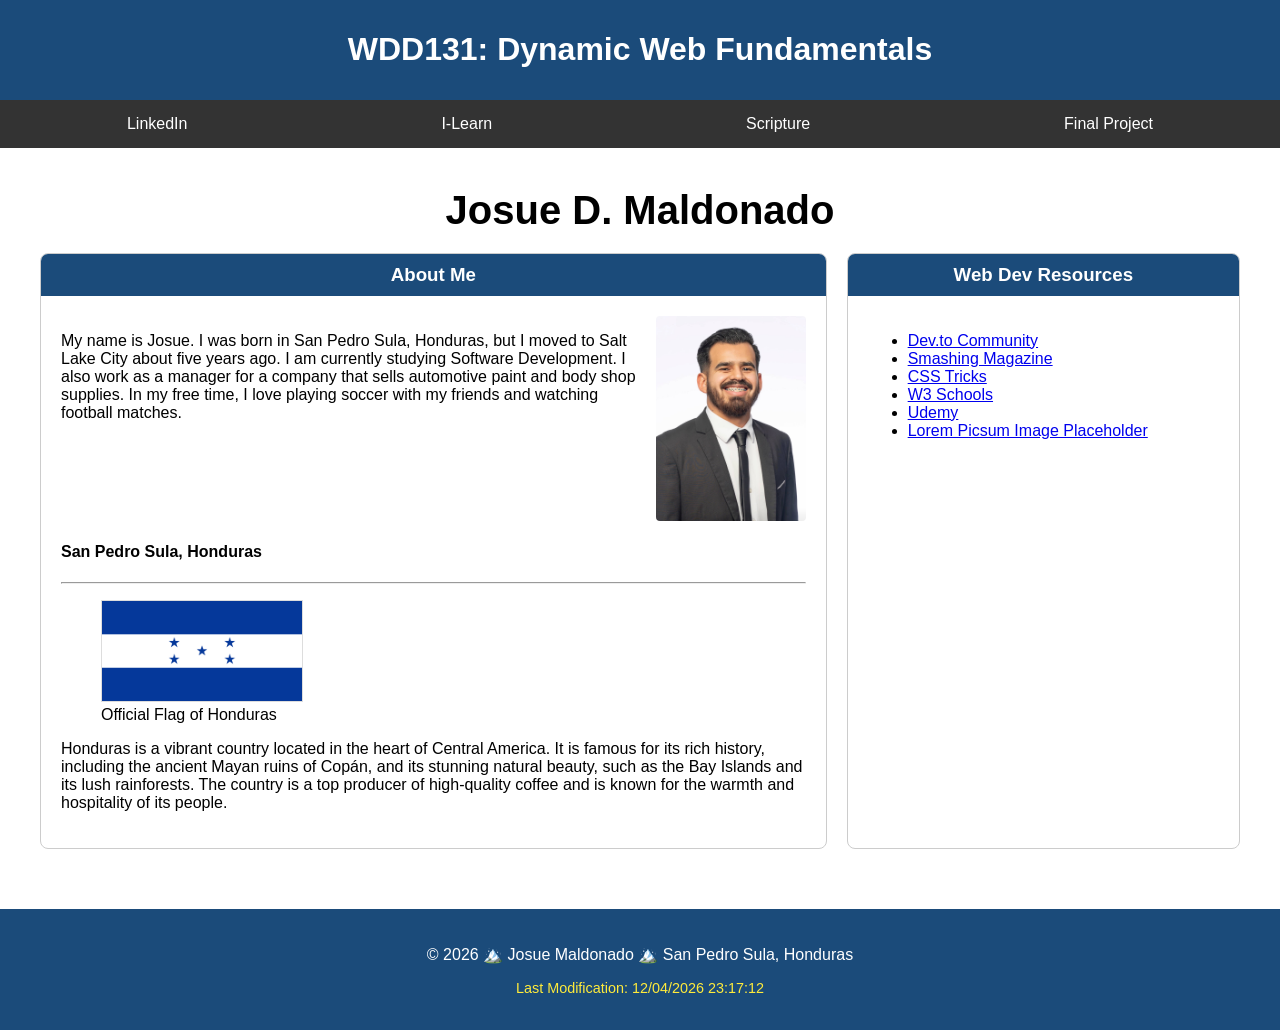
<file: index.html>
<!DOCTYPE html>
<html lang="en">

<head>
    <meta charset="utf-8">
    <meta name="viewport" content="width=device-width, initial-scale=1">
    <title>WDD131: Dynamic Web Fundamentals - Josue D. Maldonado</title>
    <meta name="author" content="Josue Maldonado">
    <meta name="description" content="Josue Maldonado's student portfolio for WDD 131. Information about my profile and my beautiful country, Honduras.">
    <link rel="stylesheet" href="styles/base.css">
    <link rel="preconnect" href="https://fonts.googleapis.com">
    <link rel="preconnect" href="https://fonts.gstatic.com" crossorigin>
    <link href="https://fonts.googleapis.com/css2?family=Roboto&display=swap" rel="stylesheet">
    <script src="scripts/getdates.js" defer></script>
</head>

<body>
   <header>
        <div class="top-header">
            <h1> <span id="course-title">WDD131: Dynamic Web Fundamentals</span></h1>
        </div>
        <nav>
            <ul>
                <li><a href="#">LinkedIn</a></li>
                <li><a href="#">I-Learn</a></li>
                <li><a href="#">Scripture</a></li>
                <li><a href="#">Final Project</a></li>
            </ul>
        </nav>
    </header>
    <main>
        <h2 class="main-title">Josue D. Maldonado</h2>

        <div class="grid-container">
            <section class="card about-card">
                <h3>About Me</h3>
                <div class="card-content">
                    <div class="profile-intro">
                        <p>My name is Josue. I was born in San Pedro Sula, Honduras, but I moved to Salt Lake City about five years ago. I am currently studying Software Development. I also work as a manager for a company that sells automotive paint and body shop supplies. In my free time, I love playing soccer with my friends and watching football matches.</p>
                        <img src="images/profile.jpg" alt="Josue D. Maldonado" class="profile-img">
                    </div>
                    
                    <h4>San Pedro Sula, Honduras</h4>
                    <hr>
                    
                    <div class="country-info">
                        <figure>
                            <img src="images/flag.png" alt="Official Flag of Honduras" class="country-flag">
                            <figcaption>Official Flag of Honduras</figcaption>
                        </figure>
                        <p>Honduras is a vibrant country located in the heart of Central America. It is famous for its rich history, including the ancient Mayan ruins of Copán, and its stunning natural beauty, such as the Bay Islands and its lush rainforests. The country is a top producer of high-quality coffee and is known for the warmth and hospitality of its people.</p>
                    </div>
                </div>
            </section>

            <section class="card resources-card">
                <h3>Web Dev Resources</h3>
                <div class="card-content">
                    <ul>
                        <li><a href="#">Dev.to Community</a></li>
                        <li><a href="#">Smashing Magazine</a></li>
                        <li><a href="#">CSS Tricks</a></li>
                        <li><a href="#">W3 Schools</a></li>
                        <li><a href="#">Udemy</a></li>
                        <li><a href="#">Lorem Picsum Image Placeholder</a></li>
                    </ul>
                </div>
            </section>
        </div>
    </main>
    <footer>
    <p>&copy; <span id="currentyear">2026</span> 🏔️ Josue Maldonado 🏔️ San Pedro Sula, Honduras</p>
    <p id="lastModified">Last Modification: <span id="current-date"></span></p>
    </footer>


</body>
</html>
</file>
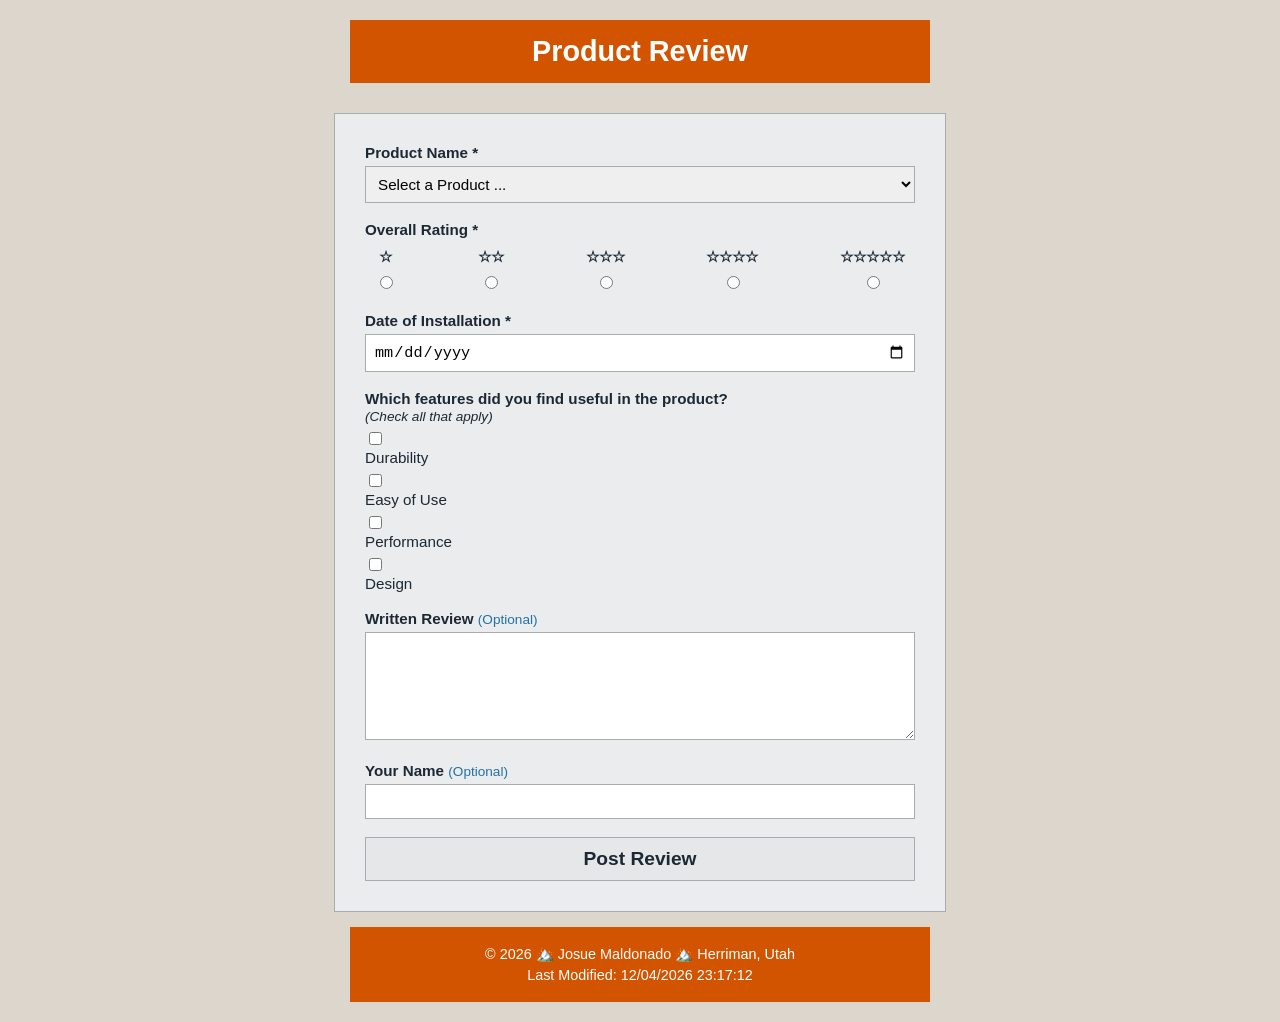
<file: form.html>
<!DOCTYPE html>
<html lang="en">

<head>
    <meta charset="utf-8">
    <meta name="viewport" content="width=device-width, initial-scale=1">
    <title>Product Review Form</title>
    <meta name="author" content="Josue Maldonado">
    <meta name="description" content="Product review form for Wasatch Performance Coatings. Leave your opinion here.">
    <link rel="stylesheet" href="styles/form.css">
    <script src="scripts/form.js" defer></script>
</head>
<body>

    <header>
        <h1>Product Review</h1>
    </header>

    <main>
        <form method="get" action="review.html">
            
            <div class="form-group">
                <label for="product-name">Product Name *</label>
                <select id="product-name" name="productName" required>
                    <option value="" disabled selected>Select a Product ...</option>
                </select>
            </div>

           <div class="form-group">
                <label>Overall Rating *</label>
                <div class="rating-box">
                    <div class="rating-item">
                        <label for="rate-1">☆</label>
                        <input type="radio" id="rate-1" name="rating" value="1" required>
                    </div>
                    <div class="rating-item">
                        <label for="rate-2">☆☆</label>
                        <input type="radio" id="rate-2" name="rating" value="2" required>
                    </div>
                    <div class="rating-item">
                        <label for="rate-3">☆☆☆</label>
                        <input type="radio" id="rate-3" name="rating" value="3" required>
                    </div>
                    <div class="rating-item">
                        <label for="rate-4">☆☆☆☆</label>
                        <input type="radio" id="rate-4" name="rating" value="4" required>
                    </div>
                    <div class="rating-item">
                        <label for="rate-5">☆☆☆☆☆</label>
                        <input type="radio" id="rate-5" name="rating" value="5" required>
                    </div>
                </div>
            </div>

            <div class="form-group">
                <label for="install-date">Date of Installation *</label>
                <input type="date" id="install-date" name="installDate" required>
            </div>

          <div class="form-group">
                <label>Which features did you find useful in the product?</label>
                <span class="sub-label">(Check all that apply)</span>
                <div class="checkbox-list">
                    <div class="check-item">
                        <input type="checkbox" id="feat-durability" name="features" value="durability">
                        <label for="feat-durability">Durability</label>
                    </div>
                    <div class="check-item">
                        <input type="checkbox" id="feat-easy" name="features" value="easy">
                        <label for="feat-easy">Easy of Use</label>
                    </div>
                    <div class="check-item">
                        <input type="checkbox" id="feat-performance" name="features" value="performance">
                        <label for="feat-performance">Performance</label>
                    </div>
                    <div class="check-item">
                        <input type="checkbox" id="feat-design" name="features" value="design">
                        <label for="feat-design">Design</label>
                    </div>
                </div>
            </div>

            <div class="form-group">
                <label for="written-review">Written Review <span class="optional">(Optional)</span></label>
                <textarea id="written-review" name="writtenReview" rows="5"></textarea>
            </div>

            <div class="form-group">
                <label for="user-name">Your Name <span class="optional">(Optional)</span></label>
                <input type="text" id="user-name" name="userName">
            </div>

            <input type="submit" value="Post Review" class="btn">

        </form>
    </main>

  <footer>
    <p>&copy; <span id="currentyear">2026</span> 🏔️ Josue Maldonado 🏔️ Herriman, Utah</p>
    <p>Last Modified: <span id="lastModified"></span></p>
  </footer>

</body>
</html>
</file>
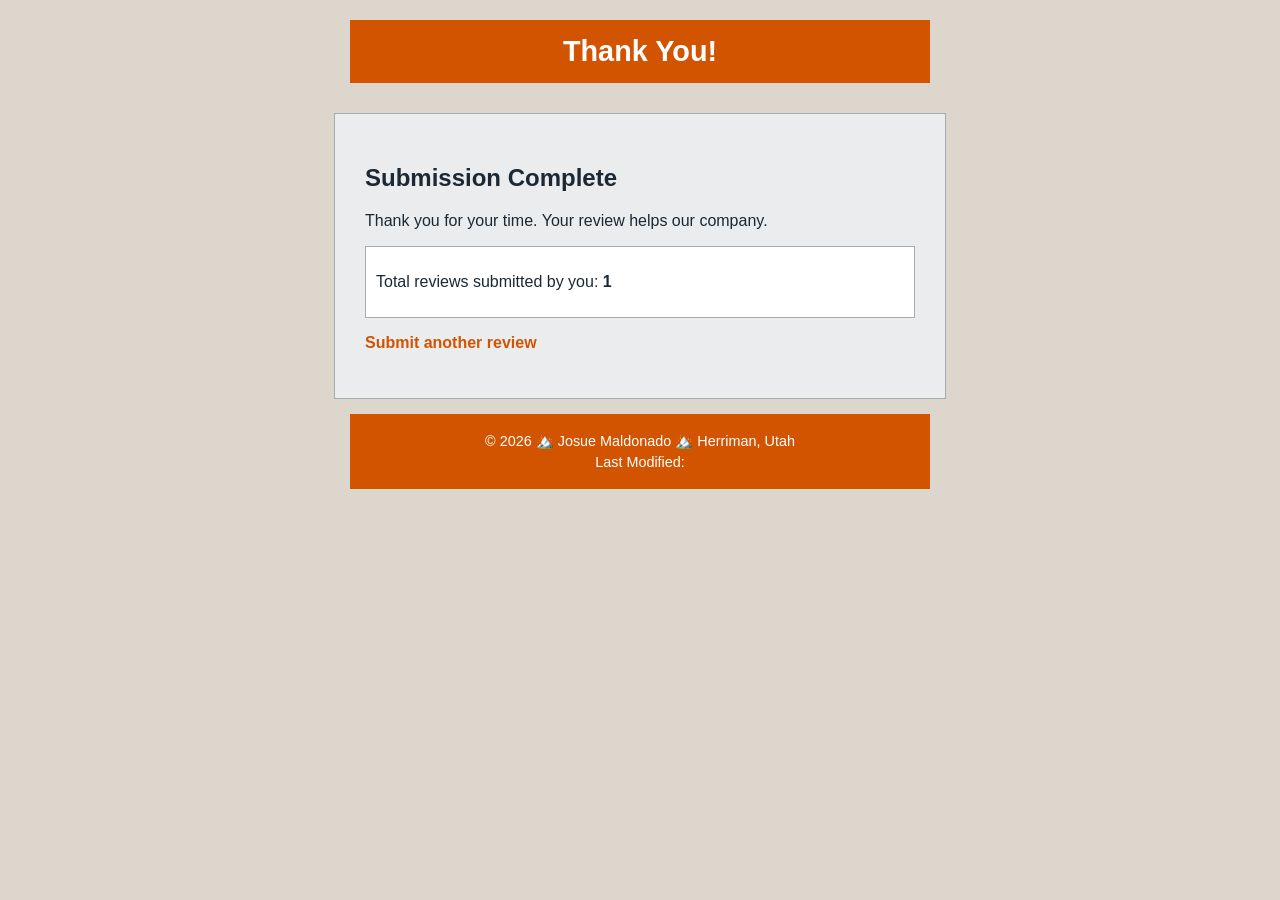
<file: review.html>
<!DOCTYPE html>
<html lang="en">
<head>
    <meta charset="utf-8">
    <meta name="viewport" content="width=device-width, initial-scale=1">
    <title>Review Confirmed</title>
    <meta name="author" content="Josue Maldonado">
    <meta name="description" content="Confirmation page for your product review submission at Wasatch Performance Coatings.">
    <link rel="stylesheet" href="styles/form.css">
</head>
<body>

    <header>
        <h1>Thank You!</h1>
    </header>

    <main>
        <h2>Submission Complete</h2>
        <p>Thank you for your time. Your review helps our company.</p>
        
        <div style="background: white; padding: 10px; border: 1px solid #A6ACAF; margin: 15px 0;">
            <p>Total reviews submitted by you: <strong id="counter">0</strong></p>
        </div>

        <p><a href="form.html" style="color: #D35400; font-weight: bold; text-decoration: none;">Submit another review</a></p>
    </main>

    <footer>
    <p>&copy; <span id="currentyear">2026</span> 🏔️ Josue Maldonado 🏔️ Herriman, Utah</p>
    <p>Last Modified: <span id="lastModified"></span></p>
  </footer>

    <script>
        document.addEventListener("DOMContentLoaded", function() {
            
            let count = localStorage.getItem("reviewsCount");
            
            if (count === null) {
                count = 0;
            } else {
                count = parseInt(count);
            }

            count = count + 1;
            localStorage.setItem("reviewsCount", count);
            document.getElementById("counter").textContent = count;

            
            document.getElementById("reviewModified").textContent = document.lastModified;
        });
    </script>
</body>
</html>
</file>
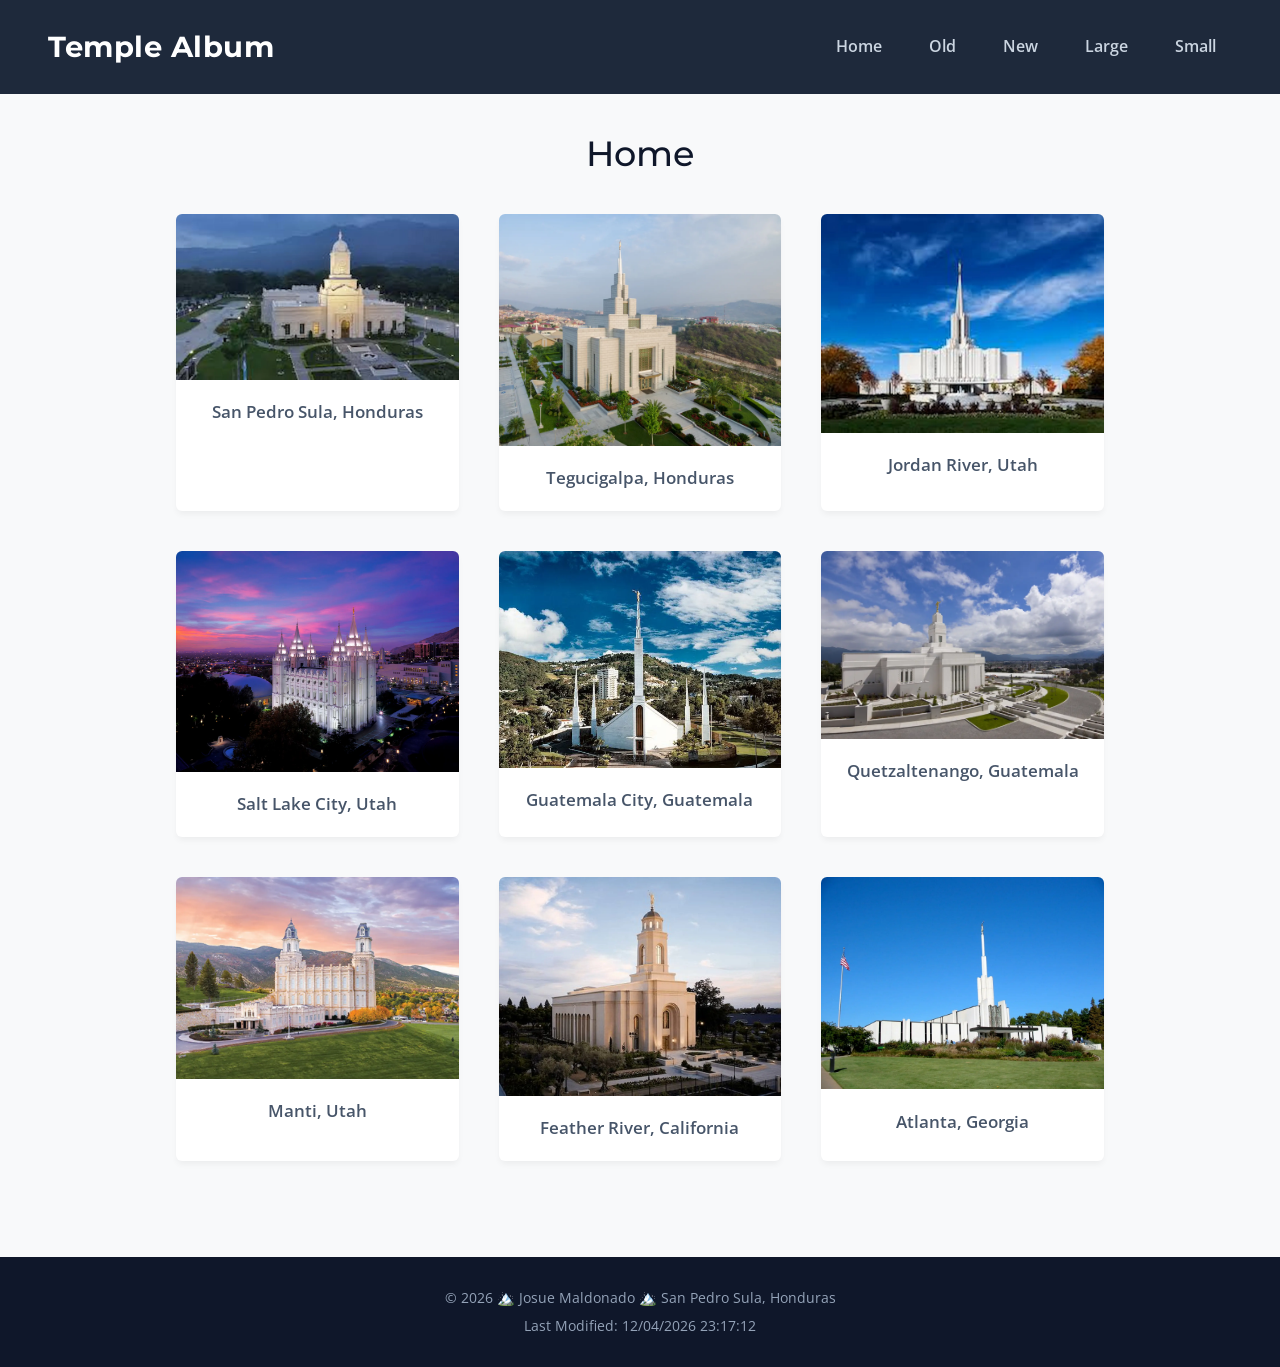
<file: temples.html>
<!DOCTYPE html>
<html lang="en">

  
<head>
    <meta charset="utf-8">
    <meta name="viewport" content="width=device-width, initial-scale=1">
    <title>Temples Album</title>
    <meta name="author" content="Josue Maldonado">
    <meta name="description" content="Explore LDS temples from diverse cities and countries worldwide. Learn about their unique architecture, sacred purpose, and global presence.">
    <link rel="preconnect" href="https://fonts.googleapis.com">
    <link rel="preconnect" href="https://fonts.gstatic.com" crossorigin>
    <link href="https://fonts.googleapis.com/css2?family=Montserrat:wght@500;700&family=Open+Sans:wght@400;600&display=swap" rel="stylesheet">
    <link rel="stylesheet" href="styles/temples.css">
    <link rel="stylesheet" href="styles/temples-large.css" media="(min-width: 768px)"> 
    <script src="scripts/temples.js" defer></script>
</head>

<body>

    <header class="navbar">
        <div class="logo">Temple Album</div>
        <button id="menu-toggle" aria-label="Toggle navigation menu">&#9776;</button>
        <nav class="nav-links">
            <a href="#">Home</a>
            <a href="#">Old</a>
            <a href="#">New</a>
            <a href="#">Large</a>
            <a href="#">Small</a>
        </nav>
    </header>

    <main>
        <h1 class="page-title">Home</h1>

        <div class="temple-grid">
            
            <figure class="temple-card">
                <img src="images/san-pedro-sula.webp" alt="San Pedro Sula, Honduras Temple">
                <figcaption>San Pedro Sula, Honduras</figcaption>
            </figure>

            <figure class="temple-card">
                <img src="images/tegucigalpa.webp" alt="Tegucigalpa, Honduras Temple">
                <figcaption>Tegucigalpa, Honduras</figcaption>
            </figure>

            <figure class="temple-card">
                <img src="images/jordan-river.webp" alt="Jordan River, Utah Temple">
                <figcaption>Jordan River, Utah</figcaption>
            </figure>

            <figure class="temple-card">
                <img src="images/salt-lake-city.webp" alt="Salt Lake City, Utah Temple">
                <figcaption>Salt Lake City, Utah</figcaption>
            </figure>

            <figure class="temple-card">
                <img src="images/guatemala-city.webp" alt="Guatemala City, Guatemala Temple">
                <figcaption>Guatemala City, Guatemala</figcaption>
            </figure>

            <figure class="temple-card">
                <img src="images/quetzaltenango.webp" alt="Quetzaltenango, Guatemala Temple">
                <figcaption>Quetzaltenango, Guatemala</figcaption>
            </figure>

            <figure class="temple-card">
                <img src="images/manti.webp" alt="Manti, Utah Temple">
                <figcaption>Manti, Utah</figcaption>
            </figure>

            <figure class="temple-card">
                <img src="images/feather-river.webp" alt="Feather River, California Temple">
                <figcaption>Feather River, California</figcaption>
            </figure>

            <figure class="temple-card">
                <img src="images/atlanta.webp" alt="Atlanta, Georgia Temple">
                <figcaption>Atlanta, Georgia</figcaption>
            </figure>

        </div>
    </main>

    <footer>
    <p>&copy; <span id="currentyear">2026</span> 🏔️ Josue Maldonado 🏔️ San Pedro Sula, Honduras</p>
    <p>Last Modified: <span id="last-modified"></span></p>
    </footer>

</body>
</html>
</file>
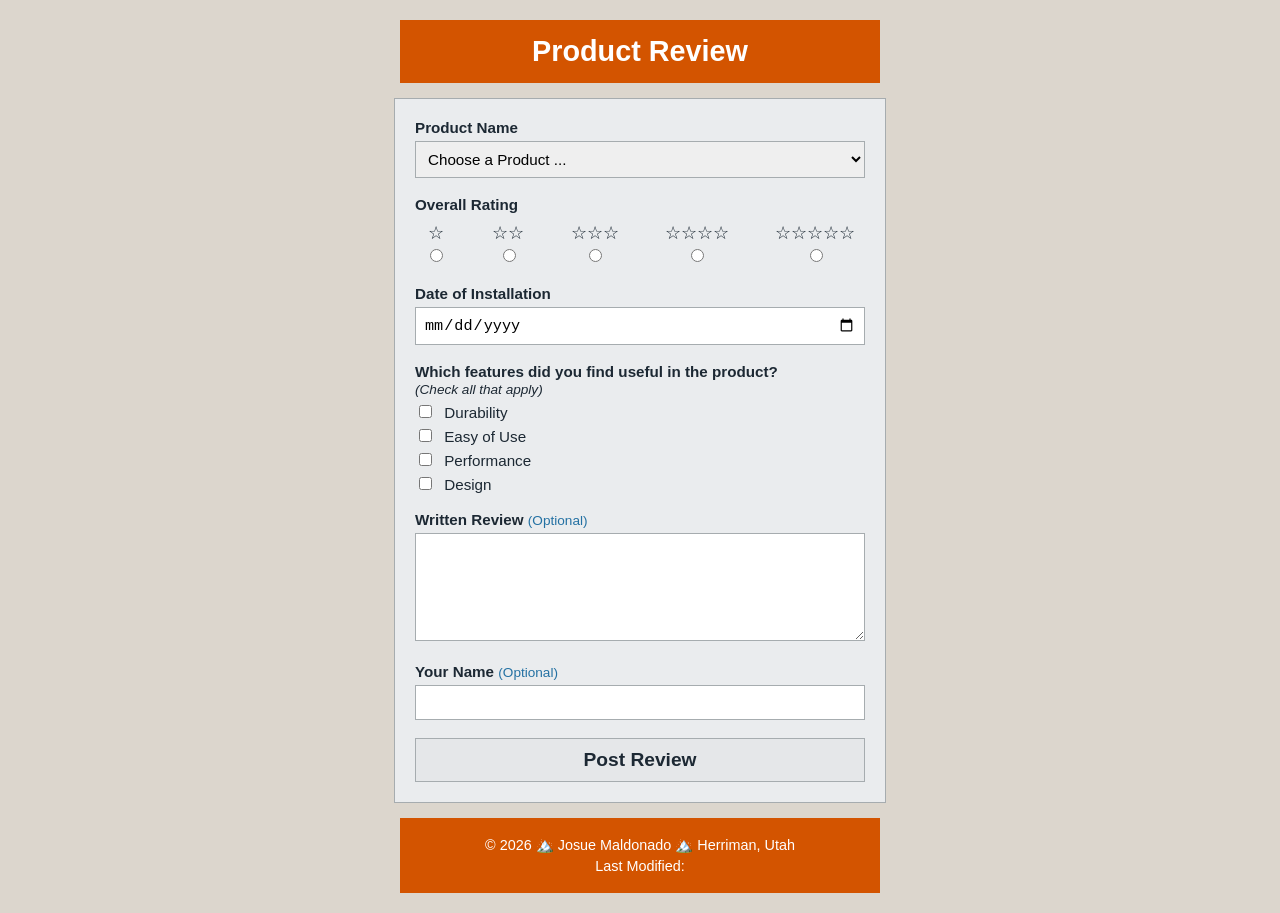
<file: Project-W05/form.html>
<!DOCTYPE html>
<html lang="en">

<head>
    <meta charset="utf-8">
    <meta name="viewport" content="width=device-width, initial-scale=1">
    <title>Product Review Form</title>
    <meta name="author" content="Josue Maldonado">
    <meta name="description" content="A simple review form for class project.">
    <link rel="stylesheet" href="form.css">
    <script src="form.js" defer></script>
</head>
<body>

    <header>
        <h1>Product Review</h1>
    </header>

    <main>
        <form method="get" action="review.html">
            
            <div class="form-group">
                <label for="product-name">Product Name</label>
                <select id="product-name" name="productName" required>
                    <option value="" disabled selected>Choose a Product ...</option>
                </select>
            </div>

            <div class="form-group">
                <label>Overall Rating</label>
                <div class="rating-box">
                    <div class="rating-item">
                        <span>☆</span>
                        <input type="radio" name="rating" value="1" required>
                    </div>
                    <div class="rating-item">
                        <span>☆☆</span>
                        <input type="radio" name="rating" value="2" required>
                    </div>
                    <div class="rating-item">
                        <span>☆☆☆</span>
                        <input type="radio" name="rating" value="3" required>
                    </div>
                    <div class="rating-item">
                        <span>☆☆☆☆</span>
                        <input type="radio" name="rating" value="4" required>
                    </div>
                    <div class="rating-item">
                        <span>☆☆☆☆☆</span>
                        <input type="radio" name="rating" value="5" required>
                    </div>
                </div>
            </div>

            <div class="form-group">
                <label for="install-date">Date of Installation</label>
                <input type="date" id="install-date" name="installDate" required>
            </div>

            <div class="form-group">
                <label>Which features did you find useful in the product?</label>
                <span class="sub-label">(Check all that apply)</span>
                <div class="checkbox-list">
                    <label><input type="checkbox" name="features" value="durability"> Durability</label>
                    <label><input type="checkbox" name="features" value="easy"> Easy of Use</label>
                    <label><input type="checkbox" name="features" value="performance"> Performance</label>
                    <label><input type="checkbox" name="features" value="design"> Design</label>
                </div>
            </div>

            <div class="form-group">
                <label for="written-review">Written Review <span class="optional">(Optional)</span></label>
                <textarea id="written-review" name="writtenReview" rows="5"></textarea>
            </div>

            <div class="form-group">
                <label for="user-name">Your Name <span class="optional">(Optional)</span></label>
                <input type="text" id="user-name" name="userName">
            </div>

            <input type="submit" value="Post Review" class="btn">

        </form>
    </main>

  <footer>
    <p>&copy; <span id="currentyear">2026</span> 🏔️ Josue Maldonado 🏔️ Herriman, Utah</p>
    <p>Last Modified: <span id="last-modified"></span></p>
  </footer>

</body>
</html>
</file>
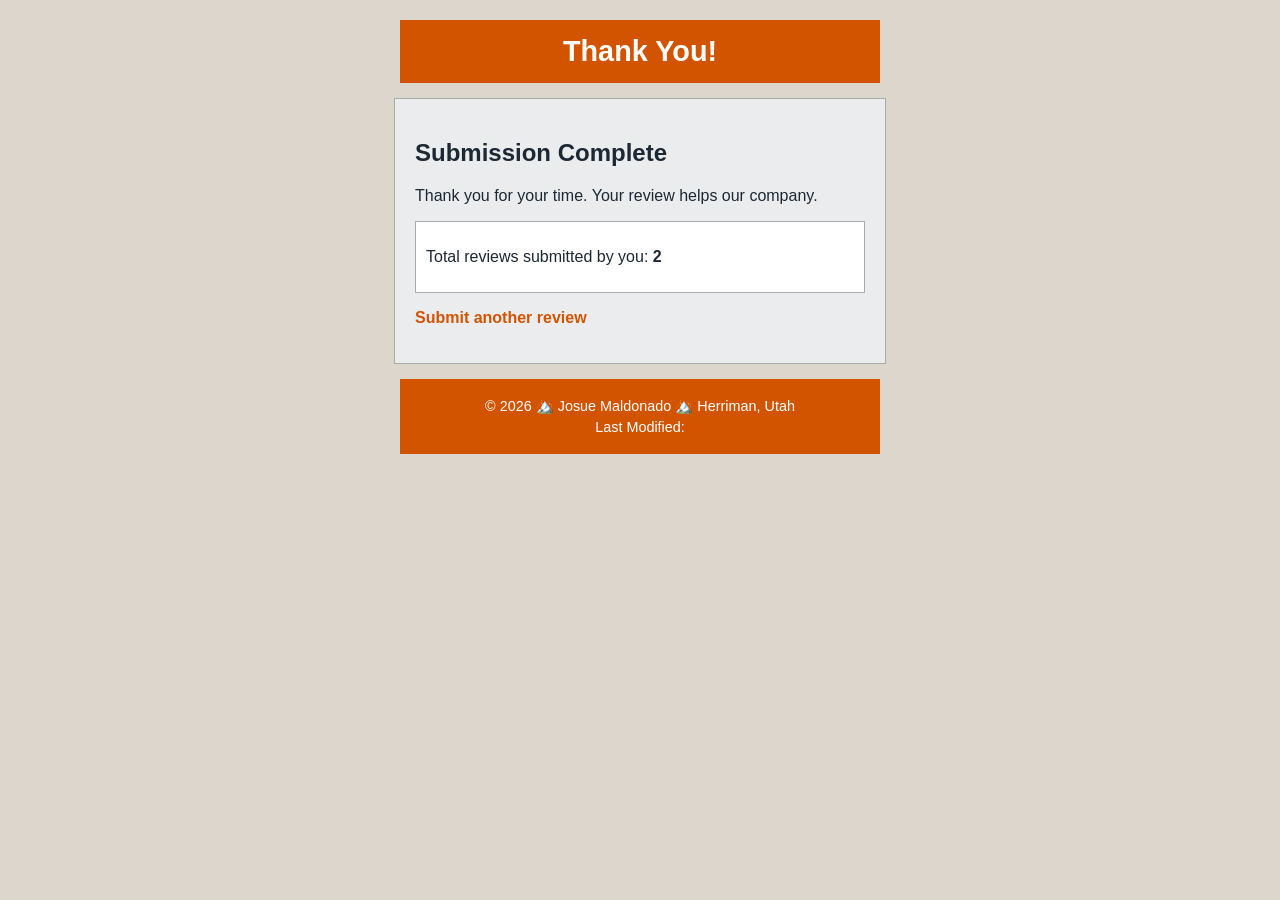
<file: Project-W05/review.html>
<!DOCTYPE html>
<html lang="en">
<head>
    <meta charset="utf-8">
    <meta name="viewport" content="width=device-width, initial-scale=1">
    <title>Review Confirmed</title>
    <meta name="author" content="Josue Maldonado">
    <meta name="description" content="Confirmation page for the review.">
    <link rel="stylesheet" href="form.css">
</head>
<body>

    <header>
        <h1>Thank You!</h1>
    </header>

    <main>
        <h2>Submission Complete</h2>
        <p>Thank you for your time. Your review helps our company.</p>
        
        <div style="background: white; padding: 10px; border: 1px solid #A6ACAF; margin: 15px 0;">
            <p>Total reviews submitted by you: <strong id="counter">0</strong></p>
        </div>

        <p><a href="form.html" style="color: #D35400; font-weight: bold; text-decoration: none;">Submit another review</a></p>
    </main>

    <footer>
    <p>&copy; <span id="currentyear">2026</span> 🏔️ Josue Maldonado 🏔️ Herriman, Utah</p>
    <p>Last Modified: <span id="last-modified"></span></p>
  </footer>

    <script>
        document.addEventListener("DOMContentLoaded", function() {
            
            let count = localStorage.getItem("reviewsCount");
            
            if (count === null) {
                count = 0;
            } else {
                count = parseInt(count);
            }

            count = count + 1;
            localStorage.setItem("reviewsCount", count);
            document.getElementById("counter").textContent = count;

            
            document.getElementById("reviewModified").textContent = document.lastModified;
        });
    </script>
</body>
</html>
</file>
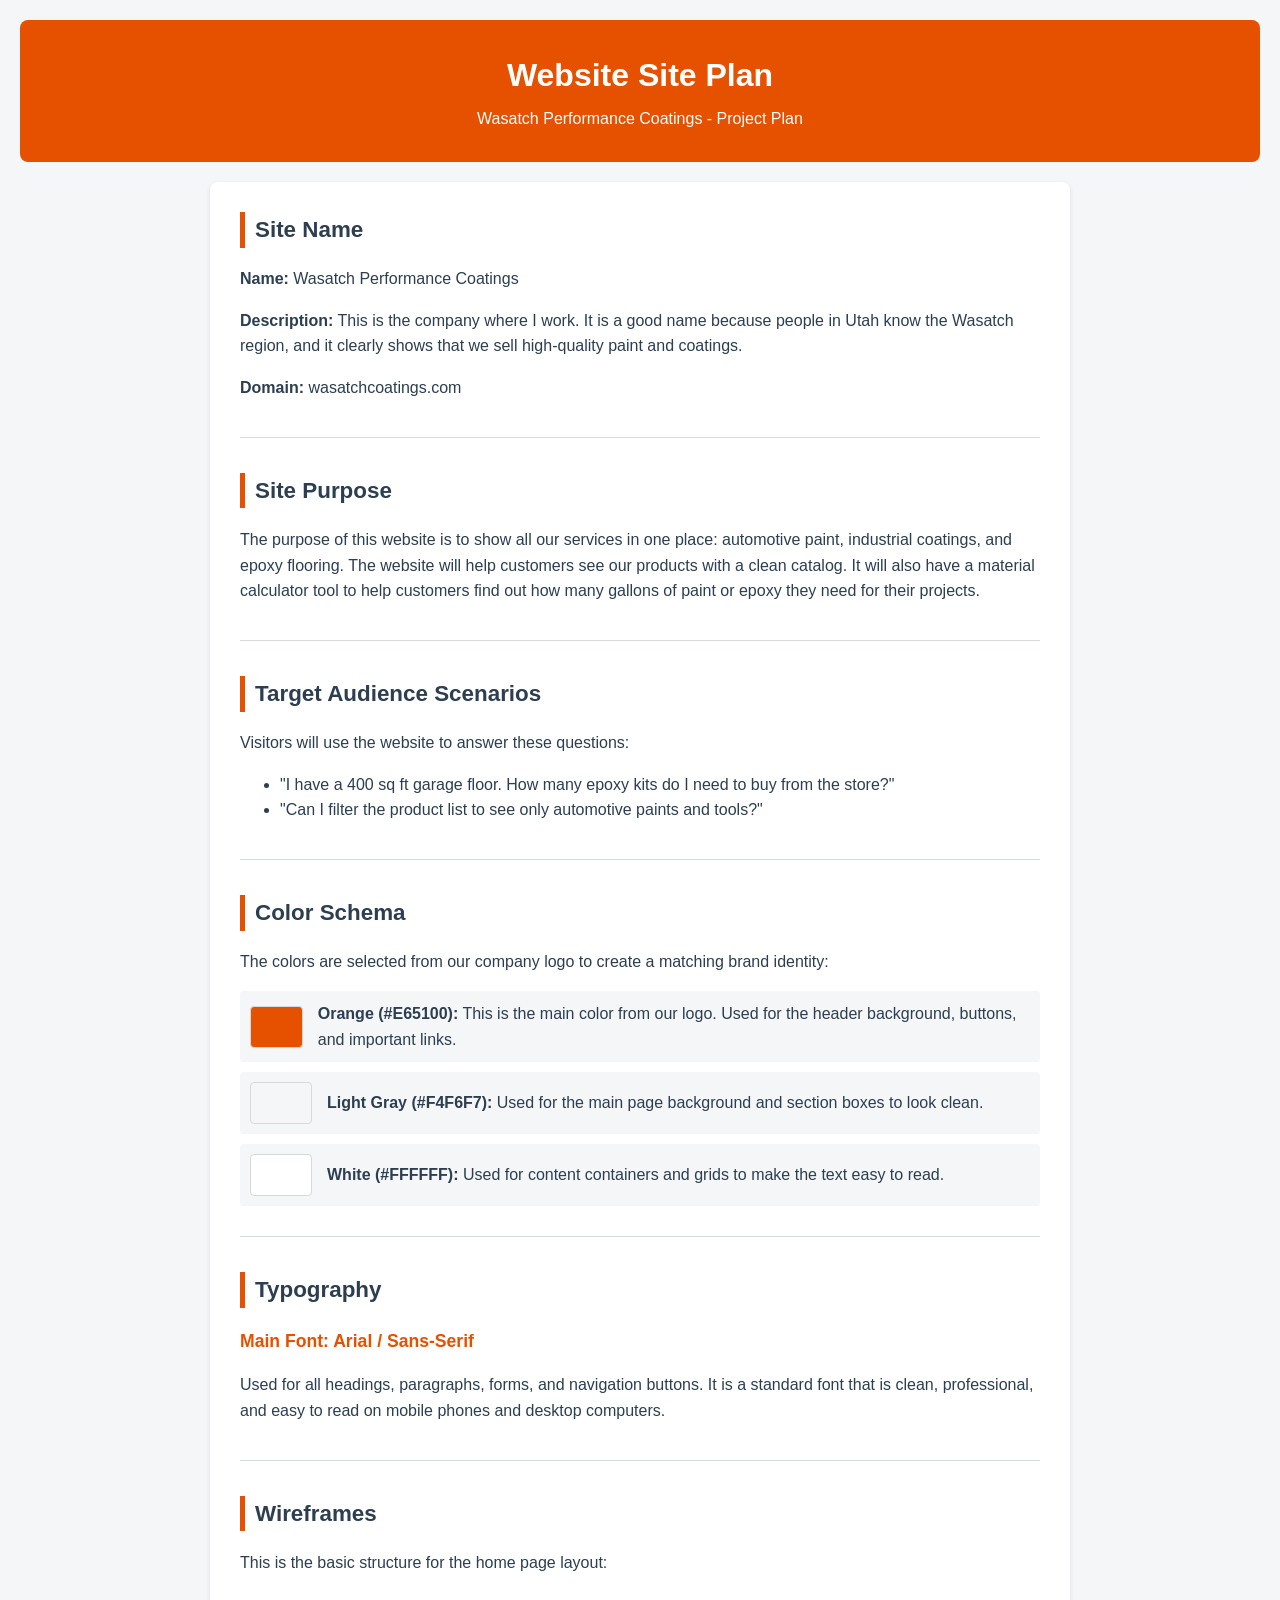
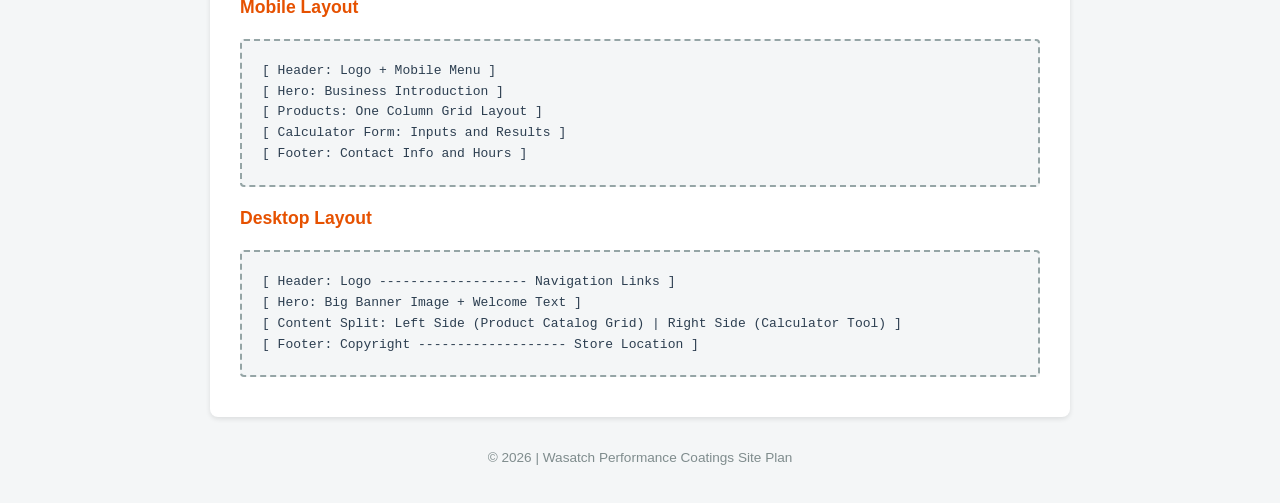
<file: project/siteplan.html>
<!DOCTYPE html>
<html lang="en">
<head>
    <meta charset="UTF-8">
    <meta name="viewport" content="width=device-width, initial-scale=1.0">
    <title>Site Plan - Wasatch Performance Coatings</title>
    <meta name="author" content="Josue Maldonado">
    <meta name="description" content="Planning document for Wasatch Performance Coatings website project.">
    <link rel="stylesheet" href="styles-siteplan.css">
</head>
<body>

    <header>
        <h1>Website Site Plan</h1>
        <p>Wasatch Performance Coatings - Project Plan</p>
    </header>

    <main>
        <section id="name-section">
            <h2>Site Name</h2>
            <p><strong>Name:</strong> Wasatch Performance Coatings</p>
            <p><strong>Description:</strong> This is the company where I work. It is a good name because people in Utah know the Wasatch region, and it clearly shows that we sell high-quality paint and coatings.</p>
            <p><strong>Domain:</strong> wasatchcoatings.com</p>
        </section>

        <section id="purpose-section">
            <h2>Site Purpose</h2>
            <p>The purpose of this website is to show all our services in one place: automotive paint, industrial coatings, and epoxy flooring. The website will help customers see our products with a clean catalog. It will also have a material calculator tool to help customers find out how many gallons of paint or epoxy they need for their projects.</p>
        </section>

        <section id="scenarios-section">
            <h2>Target Audience Scenarios</h2>
            <p>Visitors will use the website to answer these questions:</p>
            <ul>
                <li>"I have a 400 sq ft garage floor. How many epoxy kits do I need to buy from the store?"</li>
                <li>"Can I filter the product list to see only automotive paints and tools?"</li>
            </ul>
        </section>

        <section id="colors-section">
            <h2>Color Schema</h2>
            <p>The colors are selected from our company logo to create a matching brand identity:</p>
            
            <div class="color-box">
                <div class="color-sample" style="background-color: #E65100;"></div>
                <div><strong>Orange (#E65100):</strong> This is the main color from our logo. Used for the header background, buttons, and important links.</div>
            </div>
            
            <div class="color-box">
                <div class="color-sample" style="background-color: #F4F6F7;"></div>
                <div><strong>Light Gray (#F4F6F7):</strong> Used for the main page background and section boxes to look clean.</div>
            </div>
            
            <div class="color-box">
                <div class="color-sample" style="background-color: #FFFFFF;"></div>
                <div><strong>White (#FFFFFF):</strong> Used for content containers and grids to make the text easy to read.</div>
            </div>
        </section>

        <section id="fonts-section">
            <h2>Typography</h2>
            <h3>Main Font: Arial / Sans-Serif</h3>
            <p>Used for all headings, paragraphs, forms, and navigation buttons. It is a standard font that is clean, professional, and easy to read on mobile phones and desktop computers.</p>
        </section>

        <section id="wireframes-section">
            <h2>Wireframes</h2>
            <p>This is the basic structure for the home page layout:</p>
            
            <h3>Mobile Layout</h3>
            <div class="wireframe-box">
                [ Header: Logo + Mobile Menu ]<br>
                [ Hero: Business Introduction ]<br>
                [ Products: One Column Grid Layout ]<br>
                [ Calculator Form: Inputs and Results ]<br>
                [ Footer: Contact Info and Hours ]
            </div>

            <h3>Desktop Layout</h3>
            <div class="wireframe-box">
                [ Header: Logo ------------------- Navigation Links ]<br>
                [ Hero: Big Banner Image + Welcome Text ]<br>
                [ Content Split: Left Side (Product Catalog Grid) | Right Side (Calculator Tool) ]<br>
                [ Footer: Copyright ------------------- Store Location ]
            </div>
        </section>
    </main>

    <footer>
        <p>&copy; 2026 | Wasatch Performance Coatings Site Plan</p>
    </footer>

</body>
</html>
</file>
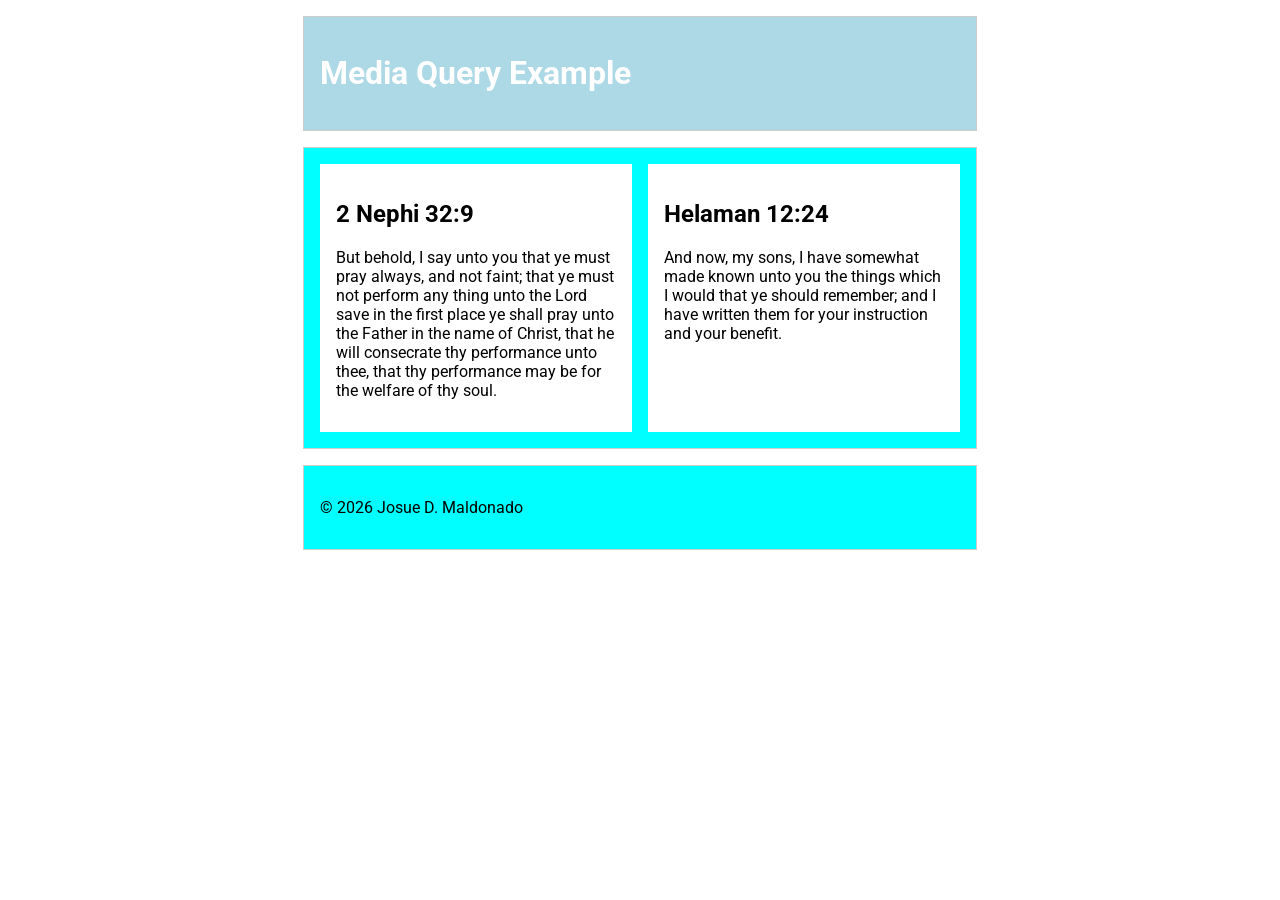
<file: week02/media-query.html>
<!DOCTYPE html>
<html lang="en">
<head>
    <meta charset="utf-8">
    <meta name="viewport" content="width=device-width, initial-scale=1">
    <title>WDD131 - Media Query Example</title>
    <meta name="author" content="Josue Maldonado">
    <meta name="description" content="Media query learning example for WDD131.">
    <link rel="preconnect" href="https://fonts.googleapis.com">
    <link rel="preconnect" href="https://fonts.gstatic.com" crossorigin>
    <link href="https://fonts.googleapis.com/css2?family=Roboto&display=swap" rel="stylesheet">
    <link rel="stylesheet" href="styles.css/media-query.css">
    <link rel="stylesheet" href="styles.css/media-query-large.css">

</head>

<header>
    <h1>Media Query Example</h1>
</header>
<main>
    <section>
        <h2>2 Nephi 32:9</h2>
        <p>But behold, I say unto you that ye must pray always, and not faint; that ye must not perform any thing unto the Lord save in the first place ye shall pray unto the Father in the name of Christ, that he will consecrate thy performance unto thee, that thy performance may be for the welfare of thy soul.</p>
    </section>
    <section>
        <h2>Helaman 12:24</h2>
        <p>And now, my sons, I have somewhat made known unto you the things which I would that ye should remember; and I have written them for your instruction and your benefit.</p>
    </section>
</main>
<footer>
    <p>&copy; 2026 Josue D. Maldonado</p>
</footer>
</file>
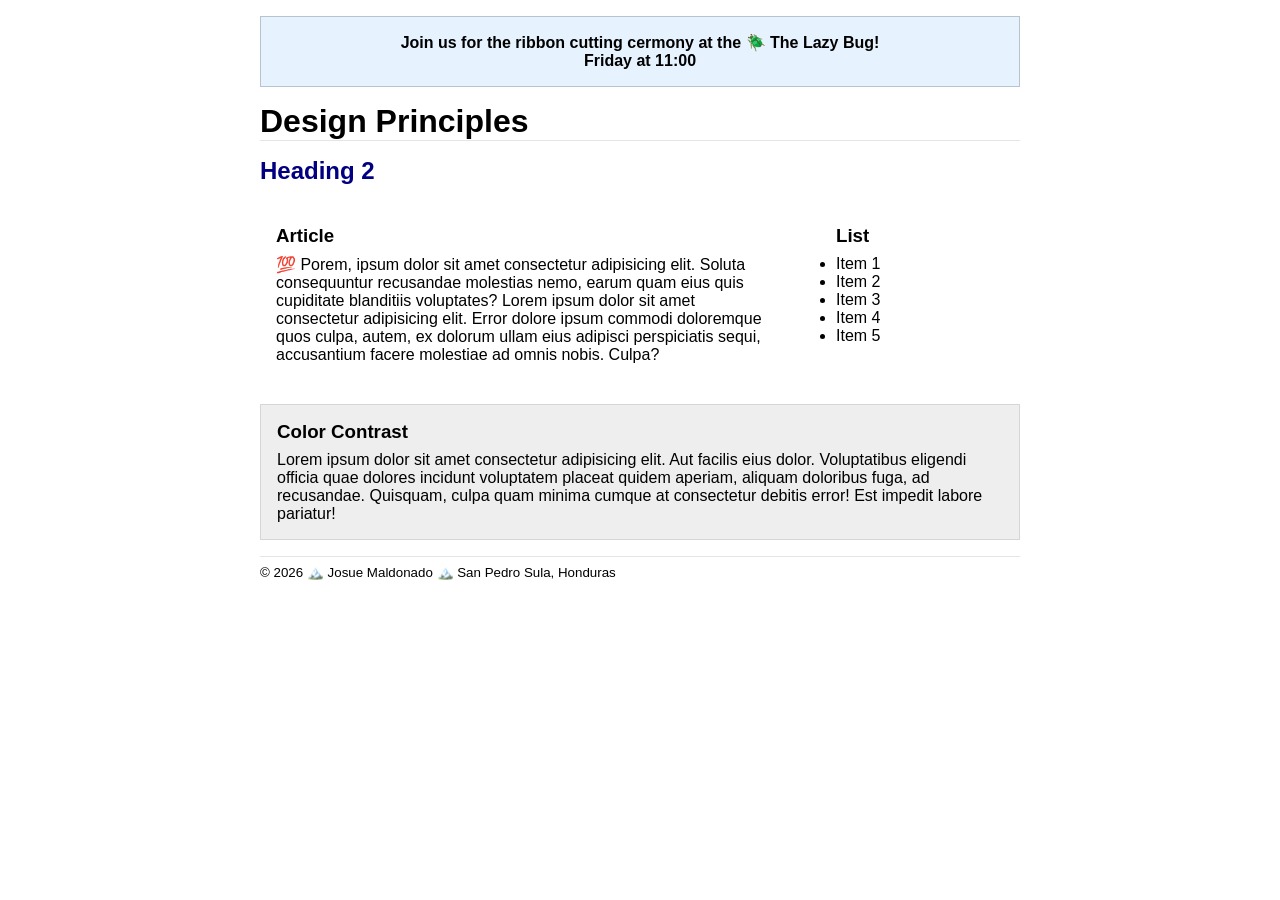
<file: week03/design.html>
<!DOCTYPE html> 
<html lang="en">
<head>
    <meta charset="utf-8">
    <meta name="viewport" content="width=device-width, initial-scale=1">
    <title>Design Principles</title>
    <meta name="author" content="Josue Maldonado">
    <meta name="description" content="Learn about the fundamental design principles that guide effective visual communication and user experience. Explore concepts such as balance, contrast, alignment, repetition, proximity, and whitespace to create visually appealing and functional designs.">
    <link rel="preconnect" href="https://fonts.googleapis.com">
    <link rel="preconnect" href="https://fonts.gstatic.com" crossorigin>
    <link href="https://fonts.googleapis.com/css2?family=Montserrat:wght@500;700&family=Open+Sans:wght@400;600&display=swap" rel="stylesheet">
    <link rel="stylesheet" href="styles/design.css">
</head>
<body>
    <header>
	<div class="banner">Join us for the ribbon cutting cermony at the 🪲 The Lazy Bug!<br>Friday at 11:00</div>
	<h1>Design Principles</h1>
</header>
<main>
	<h2>Heading 2</h2>
	<section>
		<h3>Article</h3>
		<article>
			<p>💯 Porem, ipsum dolor sit amet consectetur adipisicing elit. Soluta consequuntur recusandae molestias nemo, earum quam eius quis cupiditate blanditiis voluptates? Lorem ipsum dolor sit amet consectetur adipisicing elit. Error dolore ipsum commodi doloremque quos culpa, autem, ex dolorum ullam eius adipisci perspiciatis sequi, accusantium facere molestiae ad omnis nobis. Culpa?</p>
		</article>
	</section>
	<section>
		<h3>List</h3>
		<ul>
			<li>Item 1</li>
			<li>Item 2</li>
			<li>Item 3</li>
			<li>Item 4</li>
			<li>Item 5</li>
		</ul>
	</section>
	<div class="callout">
		<h3>Color Contrast</h3>
		<p>Lorem ipsum dolor sit amet consectetur adipisicing elit. Aut facilis eius dolor. Voluptatibus eligendi officia quae dolores incidunt voluptatem placeat quidem aperiam, aliquam doloribus fuga, ad recusandae. Quisquam, culpa quam minima cumque at consectetur debitis error! Est impedit labore pariatur!</p>
	</div>
</main>
<footer>
	<p>&copy; <span id="currentyear">2026</span> 🏔️ Josue Maldonado 🏔️ San Pedro Sula, Honduras</p>
</footer>

</body>
</html>
</file>
<file: styles/base.css>
:root {
    --primary-color: #1b4b7a; 
    --text-color: #333;
    --bg-color: #f4f4f4;
}

body {
    font-family: 'Segoe UI', Tahoma, Geneva, Verdana, sans-serif;
    margin: 0;
    background-color: white;
}

header {
    background-color: var(--primary-color);
    color: white;
    text-align: center;
}


main {
    max-width: 1200px;
    margin: 0 auto;
    padding: 20px;
    display: block;
}

.top-header { padding: 10px; }

nav { background-color: #333; }

nav ul {
    list-style: none;
    padding: 0;
    margin: 0;
    display: flex;
    justify-content: space-around;
}

nav a {
    color: white;
    text-decoration: none;
    padding: 15px;
    display: block;
    transition: 0.3s;
}


nav a:hover {
    background-color: var(--primary-color);
    color: #ffeb3b;
}

.main-title {
    text-align: center;
    font-size: 2.5rem;
    margin: 20px 0;
}

.grid-container {
    display: grid;
    grid-template-columns: 2fr 1fr; 
    gap: 20px;
    
}

.card {
    border: 1px solid #ccc;
    border-radius: 8px;
    overflow: hidden;
}

.card h3 {
    background-color: var(--primary-color);
    color: white;
    margin: 0;
    padding: 10px;
    text-align: center;
}

.card-content { padding: 20px; }

.profile-intro {
    display: flex;
    gap: 20px;
}

.profile-img {
    width: 150px;
    height: auto;
    border-radius: 4px;
}

.country-flag {
    width: 200px;
    border: 1px solid #ddd;
}

footer {
    background-color: var(--primary-color);
    color: white;
    text-align: center;
    padding: 20px;
    margin-top: 40px;
}

#lastModified {
    color: #ffeb3b;
    font-size: 0.9rem;
}
</file>
<file: styles/form.css>
:root {
    --soft-orange: #D35400; 
    --gray-bg: #DCD6CD;     
    --light-gray: #EAECEE;  
    --text-color: #1C2833;
    --white: #FFFFFF;
    --border: #A6ACAF;
}

body {
    font-family: Arial, sans-serif;
    color: var(--text-color);
    background-color: var(--gray-bg);
    margin: 0;
    padding: 20px;
}

header {
    background-color: var(--soft-orange);
    color: var(--white);
    padding: 15px;
    text-align: center;
    max-width: 450px;
    margin: 0 auto 15px auto;
}

header h1 {
    margin: 0;
    font-size: 1.8rem;
}

main {
    max-width: 450px;
    margin: 0 auto;
    background: var(--light-gray);
    padding: 20px;
    border: 1px solid var(--border);
}

.form-group {
    margin-bottom: 18px;
}

label {
    display: block;
    font-weight: bold;
    font-size: 0.95rem;
    margin-bottom: 5px;
}

.sub-label {
    display: block;
    font-style: italic;
    font-size: 0.85rem;
    margin-top: -3px;
    margin-bottom: 5px;
}

.optional {
    color: #2471A3;
    font-size: 0.85rem;
    font-weight: normal;
}

input[type="text"],
input[type="date"],
select,
textarea {
    width: 100%;
    padding: 8px;
    border: 1px solid var(--border);
    box-sizing: border-box;
    font-size: 0.95rem;
}


.rating-box {
    display: flex;
    justify-content: space-between;
    padding: 5px 10px;
}

.rating-item {
    display: flex;
    flex-direction: column;
    align-items: center;
    font-size: 1.1rem;
}

.rating-item input {
    margin-top: 5px;
}

.checkbox-list label {
    display: block;
    font-weight: normal;
    margin-bottom: 5px;
    font-size: 0.95rem;
}

.checkbox-list input {
    margin-right: 8px;
}

.btn {
    background-color: #E5E7E9;
    color: var(--text-color);
    padding: 10px;
    border: 1px solid var(--border);
    font-size: 1.2rem;
    font-weight: bold;
    cursor: pointer;
    width: 100%;
}

.btn:hover {
    background-color: #BDC3C7;
}

footer {
    background-color: var(--soft-orange);
    color: var(--white);
    text-align: center;
    padding: 15px;
    max-width: 450px;
    margin: 15px auto 0 auto;
    font-size: 0.9rem;
}

footer p {
    margin: 4px 0;
}


@media (min-width: 600px) {
    main {
        max-width: 550px; 
        padding: 30px;    
        margin-top: 30px;
    }
    
    header, footer {
        max-width: 550px; 
    }
}
</file>
<file: styles/temples.css>
* {
    margin: 0;
    padding: 0;
    box-sizing: border-box;
}

body {
    font-family: 'Open Sans', sans-serif;
    background-color: #f8f9fa;
    color: #333333;
    line-height: 1.6;
}

h1, .logo {
    font-family: 'Montserrat', sans-serif;
}

header {
    background-color: #1e293b;
    color: #ffffff;
    padding: 1.2rem;
    display: flex;
    flex-direction: column;
    align-items: center;
    gap: 1rem;
}

.logo {
    font-size: 1.6rem;
    font-weight: 700;
    letter-spacing: 0.5px;
}

#menu-toggle {
    background: none;
    border: none;
    color: rgb(0, 200, 255);
    font-size: 1.8rem;
    cursor: pointer;
    display: block;
    padding: 5px 10px;
}

.nav-links {
    display: none;
    width: 100%;
    flex-direction: column;
    align-items: center;
    gap: 10px;
}

.nav-links.open {
    display: flex;
}

nav a {
    color: #cbd5e1;
    text-decoration: none;
    font-size: 1rem;
    font-weight: 600;
    padding: 8px 16px;
    border-radius: 4px;
    width: 100%;
    text-align: center;
    transition: all 0.3s ease;
}

nav a:hover {
    color: #ffffff;
    background-color: #334155;
}

main {
    max-width: 960px;
    margin: 0 auto;
    padding: 2rem 1rem;
}

h1 {
    text-align: center;
    margin-bottom: 2rem;
    color: #0f172a;
    font-size: 2.2rem;
    font-weight: 500;
}

.temple-grid {
    display: grid;
    grid-template-columns: 1fr;
    gap: 2rem;
}

figure {
    background-color: #ffffff;
    border-radius: 6px;
    overflow: hidden;
    box-shadow: 0 4px 6px -1px rgba(0, 0, 0, 0.05);
    display: flex;
    flex-direction: column;
}

figure img {
    width: 100%;
    height: auto;
    display: block;
    object-fit: cover;
}

figcaption {
    padding: 1.2rem;
    font-size: 1.05rem;
    font-weight: 600;
    color: #475569;
    text-align: center;
}

footer {
    background-color: #0f172a;
    color: #94a3b8;
    text-align: center;
    padding: 1.5rem;
    font-size: 0.9rem;
    margin-top: 4rem;
}

footer p {
    margin: 5px 0;
}
</file>
<file: styles/temples-large.css>
@media (min-width: 768px) {
    header {
        flex-direction: row;
        justify-content: space-between;
        padding: 1.5rem 3rem;
    }

    .logo {
        font-size: 1.8rem;
    }

    #menu-toggle {
        display: none;
    }

    .nav-links {
        display: flex;
        flex-direction: row;
        width: auto;
        gap: 15px;
    }

    nav a {
        width: auto;
        text-align: left;
    }

    .temple-grid {
        grid-template-columns: repeat(auto-fit, minmax(280px, 1fr));
        gap: 2.5rem;
    }

    figure img {
        transition: transform 0.3s ease;
    }

    figure:hover img {
        transform: scale(1.02);
    }
}
</file>
<file: Project-W05/form.css>
:root {
    --soft-orange: #D35400; 
    --gray-bg: #DCD6CD;     
    --light-gray: #EAECEE;  
    --text-color: #1C2833;
    --white: #FFFFFF;
    --border: #A6ACAF;
}

body {
    font-family: Arial, sans-serif;
    color: var(--text-color);
    background-color: var(--gray-bg);
    margin: 0;
    padding: 20px;
}

header {
    background-color: var(--soft-orange);
    color: var(--white);
    padding: 15px;
    text-align: center;
    max-width: 450px;
    margin: 0 auto 15px auto;
}

header h1 {
    margin: 0;
    font-size: 1.8rem;
}

main {
    max-width: 450px;
    margin: 0 auto;
    background: var(--light-gray);
    padding: 20px;
    border: 1px solid var(--border);
}

.form-group {
    margin-bottom: 18px;
}

label {
    display: block;
    font-weight: bold;
    font-size: 0.95rem;
    margin-bottom: 5px;
}

.sub-label {
    display: block;
    font-style: italic;
    font-size: 0.85rem;
    margin-top: -3px;
    margin-bottom: 5px;
}

.optional {
    color: #2471A3;
    font-size: 0.85rem;
    font-weight: normal;
}

input[type="text"],
input[type="date"],
select,
textarea {
    width: 100%;
    padding: 8px;
    border: 1px solid var(--border);
    box-sizing: border-box;
    font-size: 0.95rem;
}


.rating-box {
    display: flex;
    justify-content: space-between;
    padding: 5px 10px;
}

.rating-item {
    display: flex;
    flex-direction: column;
    align-items: center;
    font-size: 1.1rem;
}

.rating-item input {
    margin-top: 5px;
}

.checkbox-list label {
    display: block;
    font-weight: normal;
    margin-bottom: 5px;
    font-size: 0.95rem;
}

.checkbox-list input {
    margin-right: 8px;
}

.btn {
    background-color: #E5E7E9;
    color: var(--text-color);
    padding: 10px;
    border: 1px solid var(--border);
    font-size: 1.2rem;
    font-weight: bold;
    cursor: pointer;
    width: 100%;
}

.btn:hover {
    background-color: #BDC3C7;
}

footer {
    background-color: var(--soft-orange);
    color: var(--white);
    text-align: center;
    padding: 15px;
    max-width: 450px;
    margin: 15px auto 0 auto;
    font-size: 0.9rem;
}

footer p {
    margin: 4px 0;
}
</file>
<file: project/styles-siteplan.css>
:root {
    --orange: #E65100;
    --light-gray: #F4F6F7;
    --dark-text: #2C3E50;
    --white: #FFFFFF;
    --border: #D5DBDB;
}

body {
    font-family: Arial, sans-serif;
    line-height: 1.6;
    color: var(--dark-text);
    background-color: var(--light-gray);
    margin: 0;
    padding: 20px;
}

header {
    background-color: var(--orange);
    color: var(--white);
    padding: 30px 10px;
    text-align: center;
    border-radius: 8px;
    margin-bottom: 20px;
}

header h1 {
    margin: 0;
    font-size: 2rem;
}

header p {
    margin: 5px 0 0 0;
    font-size: 1rem;
}

main {
    max-width: 800px;
    margin: 0 auto;
    background: var(--white);
    padding: 30px;
    border-radius: 8px;
    box-shadow: 0 2px 5px rgba(0,0,0,0.1);
}

section {
    margin-bottom: 35px;
    border-bottom: 1px solid var(--border);
    padding-bottom: 20px;
}

section:last-child {
    border-bottom: none;
    margin-bottom: 0;
    padding-bottom: 0;
}

h2 {
    color: var(--dark-text);
    border-left: 5px solid var(--orange);
    padding-left: 10px;
    font-size: 1.4rem;
    margin-top: 0;
}

h3 {
    color: var(--orange);
    font-size: 1.1rem;
}

.color-box {
    display: flex;
    align-items: center;
    margin-bottom: 10px;
    background: var(--light-gray);
    padding: 10px;
    border-radius: 4px;
}

.color-sample {
    width: 60px;
    height: 40px;
    margin-right: 15px;
    border: 1px solid var(--border);
    border-radius: 4px;
}

.orange-box {
    background-color: #E65100;
}

.gray-box {
    background-color: #F4F6F7;
}

.white-box {
    background-color: #FFFFFF;
}

.wireframe-box {
    background-color: var(--light-gray);
    border: 2px dashed #95A5A6;
    padding: 20px;
    font-family: monospace;
    margin: 10px 0;
    color: var(--dark-text);
    border-radius: 4px;
}

footer {
    text-align: center;
    margin-top: 30px;
    font-size: 0.85rem;
    color: #7F8C8D;
}
</file>
<file: week02/styles.css/media-query.css>
body {
    font-family: Roboto, sans-serif;
}

header, main, footer {
    max-width: 640px;
    padding: 1rem;
    margin: 1rem auto;
    border: 1px solid #ccc;
    background-color: aqua;
}

main {
    display: grid;
    grid-template-columns: 1fr;
    grid-gap: 1rem;
}

section {
    padding: 1rem;
    background-color: #fff;
}
</file>
<file: week02/styles.css/media-query-large.css>
@media screen and (min-width: 500px) {
    header {
        background-color: lightblue;
        color: #fff;
    }
}
    
main {
    grid-template-columns: 1fr 1fr;
}
</file>
<file: week03/styles/design.css>
* {
	box-sizing: border-box;
	margin: 0;
	padding: 0;
}

body {
	font-family: Roboto, helvetica, sans-serif;
	margin: 1rem;
}

header,
main,
footer {
	max-width: 760px;
	margin: 0 auto;
}

h1 {
	border-bottom: 1px solid rgb(0 0 0 / 0.1);
	margin: 1rem 0;
}

main {
	display: grid;
	grid-template-columns: 1fr 200px;
	grid-gap: 1.5rem;
}

section {
	padding: 1rem;
}

h2 {
	color: navy;
	grid-column: 1/3;
}

h3 {
	margin-bottom: 0.5rem;
}

footer {
	margin-top: 1rem;
	border-top: 1px solid rgb(0 0 0 / 0.1);
	padding: 0.5rem 0;
	font-size: smaller;
}

.banner {
	border: 1px solid rgb(0 0 0 / 0.2);
	padding: 1rem;
	background-color: rgb(230 243 254 / 1);
	font-weight: 700;
	word-break: break-word;
	text-align: center;
}

.callout {
	border: 1px solid rgb(0 0 0 / 0.1);
	color: #000;
	background-color: #eee;
	grid-column: 1/3;
	padding: 1rem;
}
</file>
